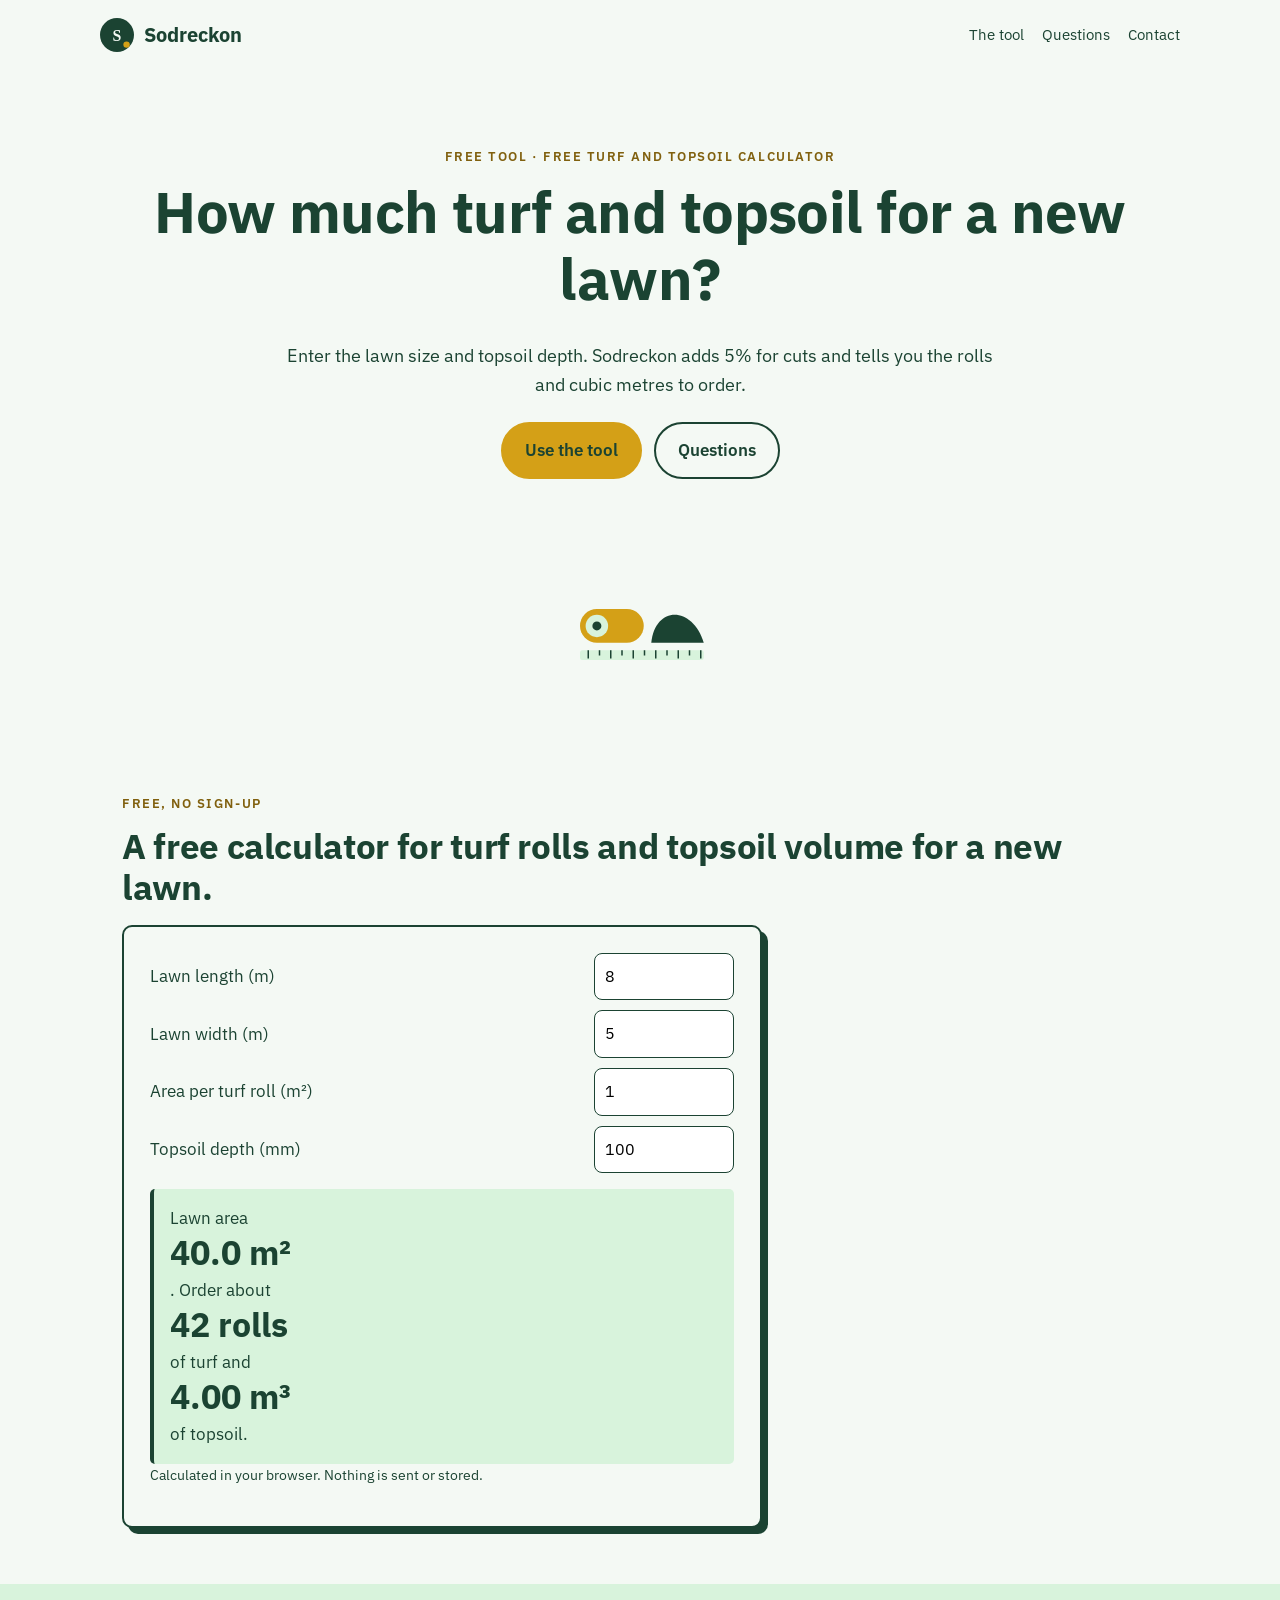
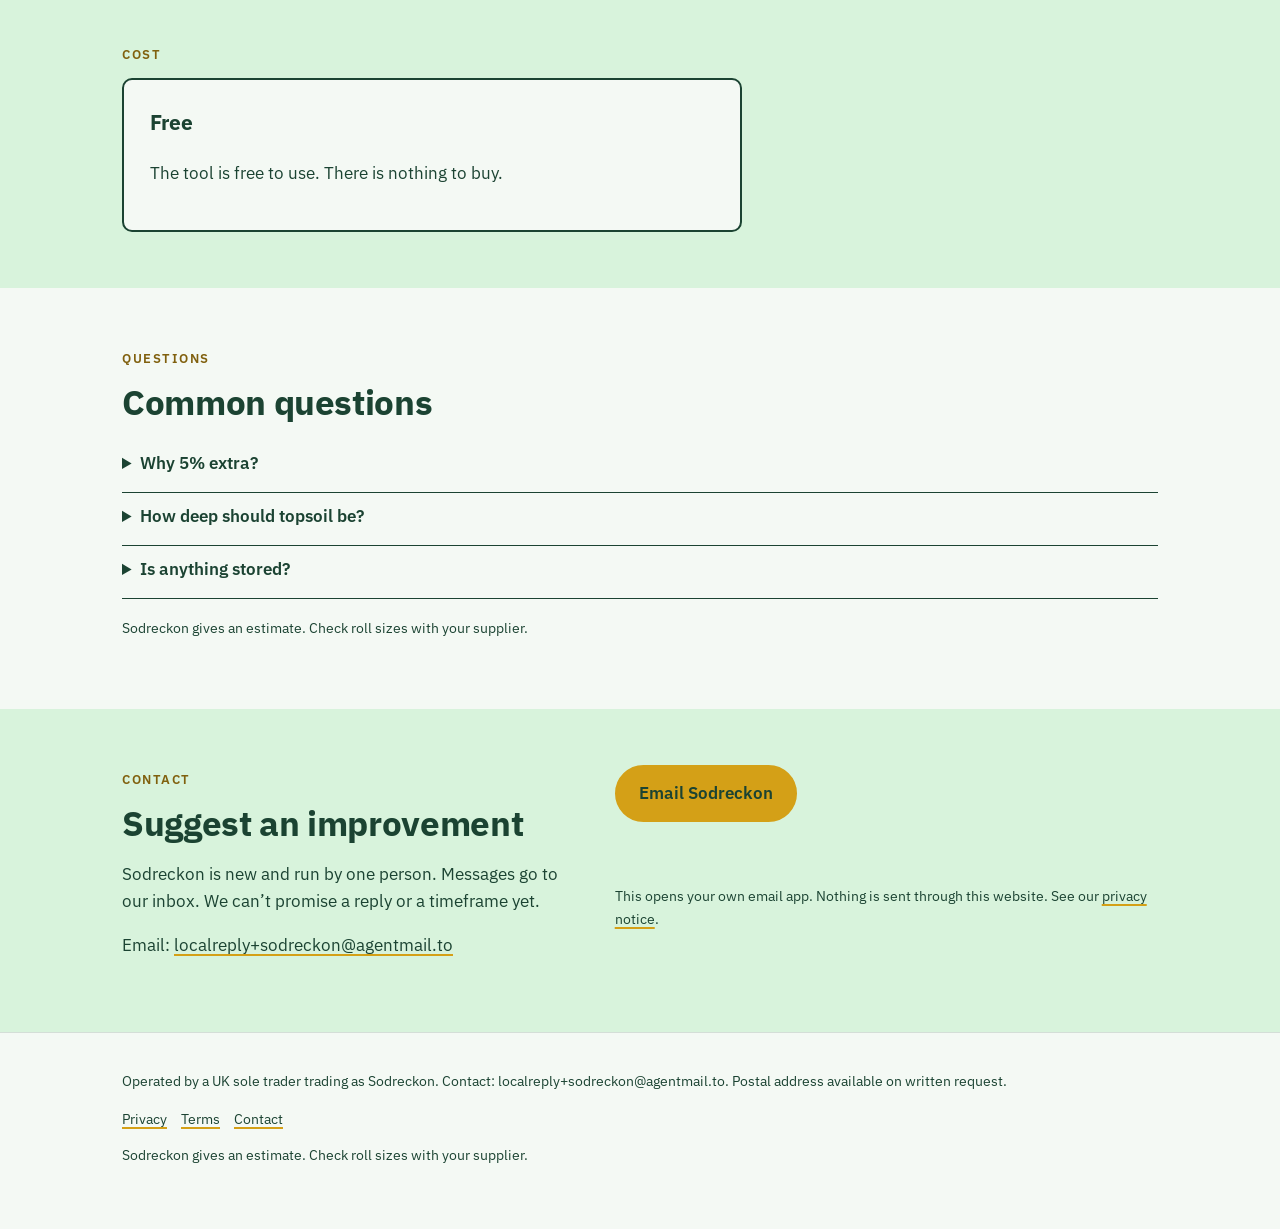
<file: index.html>
<!doctype html>
<html lang="en-GB">
<head>
<meta charset="utf-8">
<meta name="viewport" content="width=device-width, initial-scale=1">
<meta http-equiv="Content-Security-Policy" content="default-src 'self'; img-src 'self' data: https://localreplyloop.goatcounter.com; style-src 'self'; script-src 'self'; font-src 'self'; connect-src 'self'; form-action 'self'; base-uri 'self'; object-src 'none'">
<meta name="referrer" content="strict-origin-when-cross-origin">
<title>Sodreckon: How much turf and topsoil for a new lawn?</title>
<meta name="description" content="A free calculator for turf rolls and topsoil volume for a new lawn.">
<meta name="theme-color" content="#1B4332">
<meta property="og:type" content="website"><meta property="og:title" content="Sodreckon: How much turf and topsoil for a new lawn?"><meta property="og:description" content="A free calculator for turf rolls and topsoil volume for a new lawn.">
<meta property="og:image" content="https://evanturner557-del.github.io/sodreckon/assets/og.png"><meta property="og:image:width" content="1200"><meta property="og:image:height" content="630">
<meta property="og:image:alt" content="Sodreckon: How much turf and topsoil for a new lawn?"><meta property="og:site_name" content="Sodreckon"><meta property="og:locale" content="en_GB">
<meta property="og:url" content="https://evanturner557-del.github.io/sodreckon/"><meta name="twitter:card" content="summary_large_image">
<link rel="canonical" href="https://evanturner557-del.github.io/sodreckon/">
<link rel="icon" href="assets/favicon.svg" type="image/svg+xml">
<link rel="stylesheet" href="assets/site.css">
<script src="assets/config.js"></script>
<script src="assets/analytics.js" defer></script>
<script src="_shared/kit.js" defer></script><script src="assets/tool.js" defer></script>
</head>
<body>
<a class="skip" href="#main">Skip to content</a>
<header><div class="wrap top"><a class="brand" href="./"><svg viewBox="0 0 64 64" aria-hidden="true" width="34" height="34"><circle cx="32" cy="32" r="32" fill="#1B4332"/><text x="32" y="43" text-anchor="middle" font-family="Georgia, serif" font-weight="700" font-size="30" fill="#F4F9F4">S</text><circle cx="50" cy="50" r="6" fill="#D4A017"/></svg>Sodreckon</a><nav aria-label="Primary"><a href="#tool">The tool</a><a href="#faq">Questions</a><a href="#contact">Contact</a></nav></div></header>
<main id="main">
<section class="hero"><div class="wrap"><span class="eyebrow">Free tool · Free turf and topsoil calculator</span><h1>How much turf and topsoil for a new lawn?</h1><p class="lede">Enter the lawn size and topsoil depth. Sodreckon adds 5% for cuts and tells you the rolls and cubic metres to order.</p><div class="ctas"><a class="btn" href="#tool" data-cta="hero">Use the tool</a><a class="btn ghost" href="#faq" data-cta="hero-secondary">Questions</a></div><div class="art"><svg viewBox="0 0 400 400" aria-hidden="true" focusable="false" class="motif"><rect x="40" y="240" width="170" height="90" rx="45" fill="#D4A017"/><circle cx="85" cy="285" r="30" fill="#D8F3DC"/><circle cx="85" cy="285" r="12" fill="#1B4332"/><path d="M230 330 C 240 230 340 230 370 330z" fill="#1B4332"/><rect x="40" y="350" width="330" height="26" rx="6" fill="#D8F3DC"/><rect x="60" y="350" width="4" height="22" fill="#1B4332"/><rect x="90" y="350" width="4" height="14" fill="#1B4332"/><rect x="120" y="350" width="4" height="22" fill="#1B4332"/><rect x="150" y="350" width="4" height="14" fill="#1B4332"/><rect x="180" y="350" width="4" height="22" fill="#1B4332"/><rect x="210" y="350" width="4" height="14" fill="#1B4332"/><rect x="240" y="350" width="4" height="22" fill="#1B4332"/><rect x="270" y="350" width="4" height="14" fill="#1B4332"/><rect x="300" y="350" width="4" height="22" fill="#1B4332"/><rect x="330" y="350" width="4" height="14" fill="#1B4332"/><rect x="360" y="350" width="4" height="22" fill="#1B4332"/></svg></div></div></section>
<section id="tool"><div class="wrap"><span class="eyebrow">Free, no sign-up</span><h2>A free calculator for turf rolls and topsoil volume for a new lawn.</h2><form class="tool" id="calc" novalidate><div class="row"><label for="t-l">Lawn length (m)</label><input type="number" id="t-l" data-k="l" value="8" step="0.1" min="0" inputmode="decimal"></div><div class="row"><label for="t-w">Lawn width (m)</label><input type="number" id="t-w" data-k="w" value="5" step="0.1" min="0" inputmode="decimal"></div><div class="row"><label for="t-roll">Area per turf roll (m²)</label><input type="number" id="t-roll" data-k="roll" value="1" step="0.1" min="0" inputmode="decimal"></div><div class="row"><label for="t-depth">Topsoil depth (mm)</label><input type="number" id="t-depth" data-k="depth" value="100" step="5" min="0" inputmode="decimal"></div><div class="result" id="result" role="status" aria-live="polite"></div><p class="fine">Calculated in your browser. Nothing is sent or stored.</p></form></div></section>
<section class="tint" id="price"><div class="wrap"><span class="eyebrow">Cost</span><div class="pricebox"><p class="price">Free</p><p>The tool is free to use. There is nothing to buy.</p></div></div></section>
<section id="faq"><div class="wrap"><span class="eyebrow">Questions</span><h2>Common questions</h2><details><summary>Why 5% extra?</summary><p>For cutting around edges and curves.</p></details><details><summary>How deep should topsoil be?</summary><p>Ask your supplier; recommendations vary with your soil.</p></details><details><summary>Is anything stored?</summary><p>No. It runs in your browser.</p></details><p class="fine mt">Sodreckon gives an estimate. Check roll sizes with your supplier.</p></div></section>
<section class="tint" id="contact"><div class="wrap contact-grid"><div><span class="eyebrow">Contact</span><h2>Suggest an improvement</h2><p>Sodreckon is new and run by one person. Messages go to our inbox. We can’t promise a reply or a timeframe yet.</p><p>Email: <a href="mailto:localreply+sodreckon@agentmail.to">localreply+sodreckon@agentmail.to</a></p></div><div class="form contact-mail"><p><a class="btn" href="mailto:localreply+sodreckon@agentmail.to?subject=%5BSodreckon%5D%20Enquiry" data-cta="enquire">Email Sodreckon</a></p><p class="hint">This opens your own email app. Nothing is sent through this website. See our <a href="privacy.html">privacy notice</a>.</p></div></div></section>
</main><footer><div class="wrap"><p>Operated by a UK sole trader trading as Sodreckon. Contact: localreply+sodreckon@agentmail.to. Postal address available on written request.</p>
<p><a href="privacy.html">Privacy</a><a href="terms.html">Terms</a><a href="./#contact">Contact</a></p>
<p class="fine">Sodreckon gives an estimate. Check roll sizes with your supplier.</p></div></footer>
</body></html>
</file>
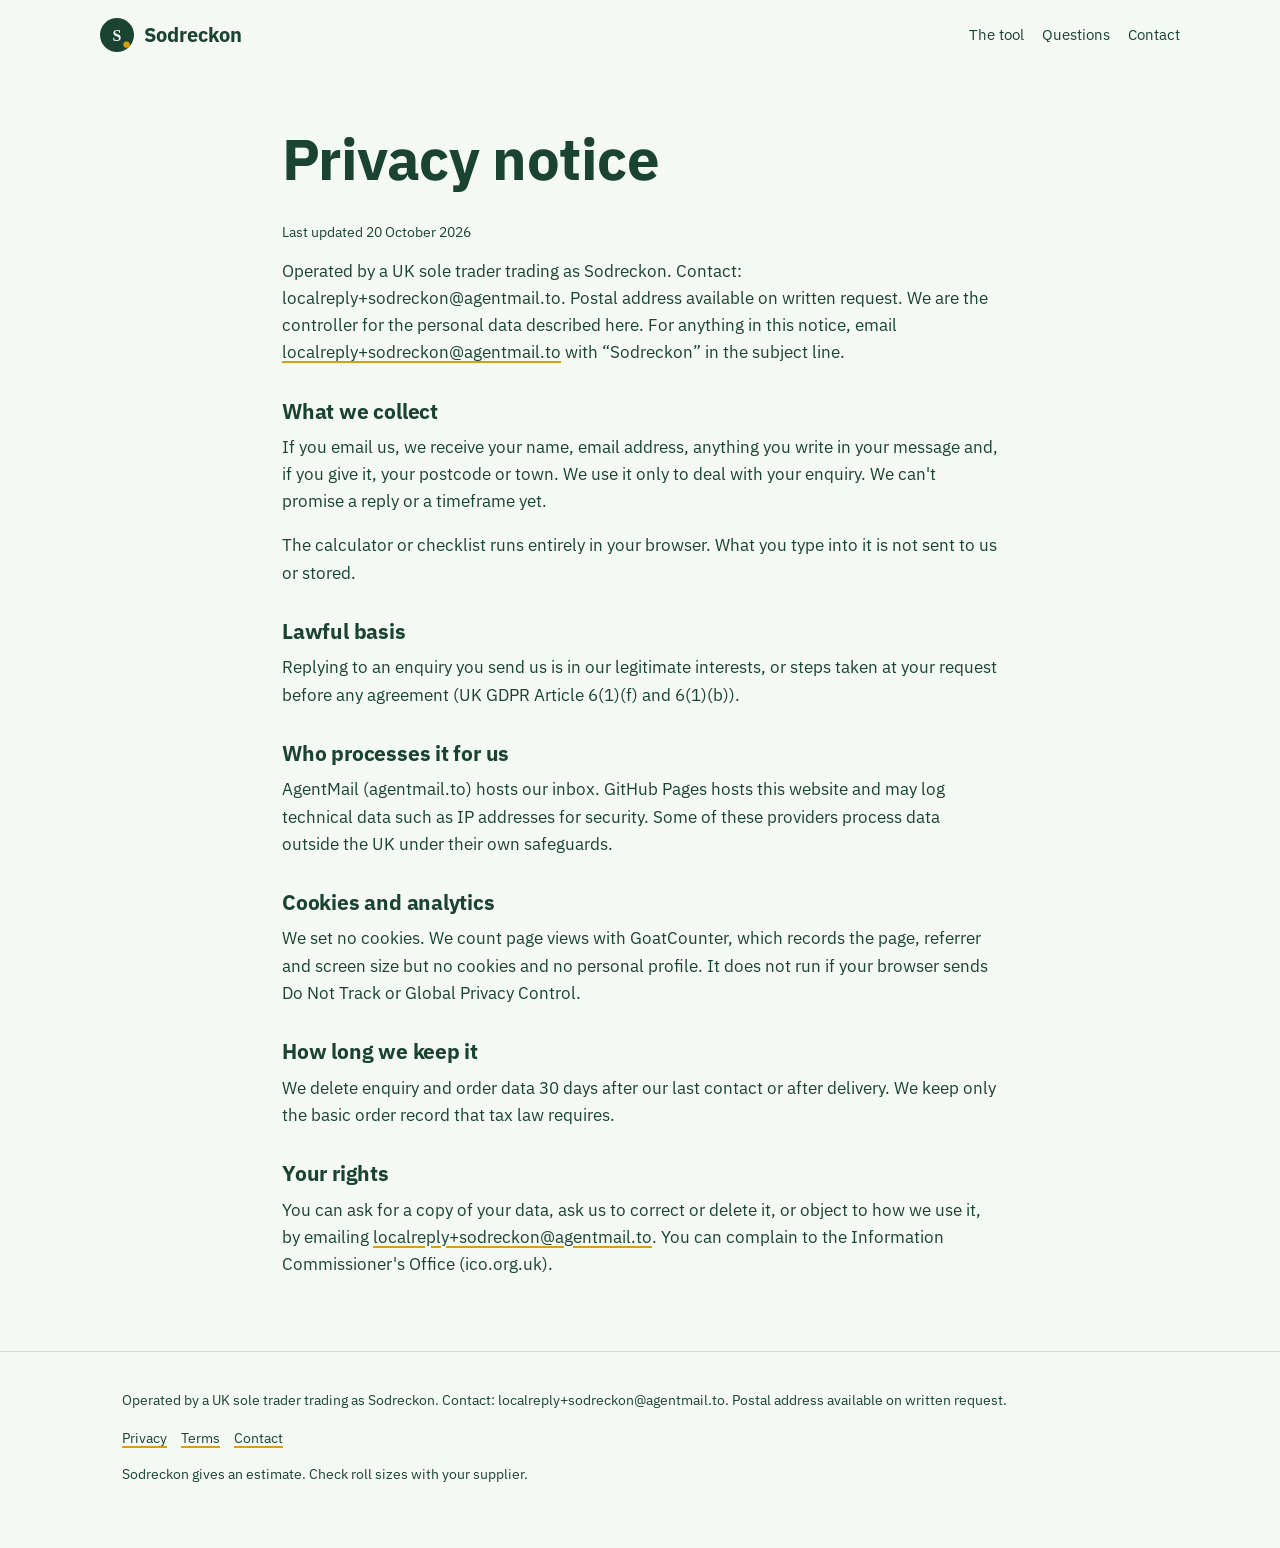
<file: privacy.html>
<!doctype html>
<html lang="en-GB">
<head>
<meta charset="utf-8">
<meta name="viewport" content="width=device-width, initial-scale=1">
<meta http-equiv="Content-Security-Policy" content="default-src 'self'; img-src 'self' data: https://localreplyloop.goatcounter.com; style-src 'self'; script-src 'self'; font-src 'self'; connect-src 'self'; form-action 'self'; base-uri 'self'; object-src 'none'">
<meta name="referrer" content="strict-origin-when-cross-origin">
<title>Privacy notice | Sodreckon</title>
<meta name="description" content="Privacy notice for Sodreckon.">
<meta name="theme-color" content="#1B4332">
<meta property="og:type" content="website"><meta property="og:title" content="Privacy notice | Sodreckon"><meta property="og:description" content="Privacy notice for Sodreckon.">
<meta property="og:image" content="https://evanturner557-del.github.io/sodreckon/assets/og.png"><meta property="og:image:width" content="1200"><meta property="og:image:height" content="630">
<meta property="og:image:alt" content="Sodreckon: How much turf and topsoil for a new lawn?"><meta property="og:site_name" content="Sodreckon"><meta property="og:locale" content="en_GB">
<meta property="og:url" content="https://evanturner557-del.github.io/sodreckon/privacy.html"><meta name="twitter:card" content="summary_large_image">
<link rel="canonical" href="https://evanturner557-del.github.io/sodreckon/privacy.html">
<link rel="icon" href="assets/favicon.svg" type="image/svg+xml">
<link rel="stylesheet" href="assets/site.css">
<script src="assets/config.js"></script>
<script src="assets/analytics.js" defer></script>
<script src="_shared/kit.js" defer></script>
</head>
<body>
<a class="skip" href="#main">Skip to content</a>
<header><div class="wrap top"><a class="brand" href="./"><svg viewBox="0 0 64 64" aria-hidden="true" width="34" height="34"><circle cx="32" cy="32" r="32" fill="#1B4332"/><text x="32" y="43" text-anchor="middle" font-family="Georgia, serif" font-weight="700" font-size="30" fill="#F4F9F4">S</text><circle cx="50" cy="50" r="6" fill="#D4A017"/></svg>Sodreckon</a><nav aria-label="Primary"><a href="#tool">The tool</a><a href="#faq">Questions</a><a href="#contact">Contact</a></nav></div></header><main id="main"><section><div class="wrap legal"><h1>Privacy notice</h1><p class="fine">Last updated 20 October 2026</p>
<p><span>Operated by a UK sole trader trading as Sodreckon. Contact: localreply+sodreckon@agentmail.to. Postal address available on written request.</span> We are the controller for the personal data described here. For anything in this notice, email <a href="mailto:localreply+sodreckon@agentmail.to">localreply+sodreckon@agentmail.to</a> with “Sodreckon” in the subject line.</p>
<h2>What we collect</h2><p>If you email us, we receive your name, email address, anything you write in your message and, if you give it, your postcode or town. We use it only to deal with your enquiry. We can&#x27;t promise a reply or a timeframe yet.</p><p>The calculator or checklist runs entirely in your browser. What you type into it is not sent to us or stored.</p>
<h2>Lawful basis</h2><p>Replying to an enquiry you send us is in our legitimate interests, or steps taken at your request before any agreement (UK GDPR Article 6(1)(f) and 6(1)(b)).</p>
<h2>Who processes it for us</h2><p>AgentMail (agentmail.to) hosts our inbox. GitHub Pages hosts this website and may log technical data such as IP addresses for security. Some of these providers process data outside the UK under their own safeguards.</p>
<h2>Cookies and analytics</h2><p>We set no cookies. We count page views with GoatCounter, which records the page, referrer and screen size but no cookies and no personal profile. It does not run if your browser sends Do Not Track or Global Privacy Control.</p>
<h2>How long we keep it</h2><p>We delete enquiry and order data 30 days after our last contact or after delivery. We keep only the basic order record that tax law requires.</p>
<h2>Your rights</h2><p>You can ask for a copy of your data, ask us to correct or delete it, or object to how we use it, by emailing <a href="mailto:localreply+sodreckon@agentmail.to">localreply+sodreckon@agentmail.to</a>. You can complain to the Information Commissioner's Office (ico.org.uk).</p></div></section></main><footer><div class="wrap"><p>Operated by a UK sole trader trading as Sodreckon. Contact: localreply+sodreckon@agentmail.to. Postal address available on written request.</p>
<p><a href="privacy.html">Privacy</a><a href="terms.html">Terms</a><a href="./#contact">Contact</a></p>
<p class="fine">Sodreckon gives an estimate. Check roll sizes with your supplier.</p></div></footer>
</body></html>
</file>
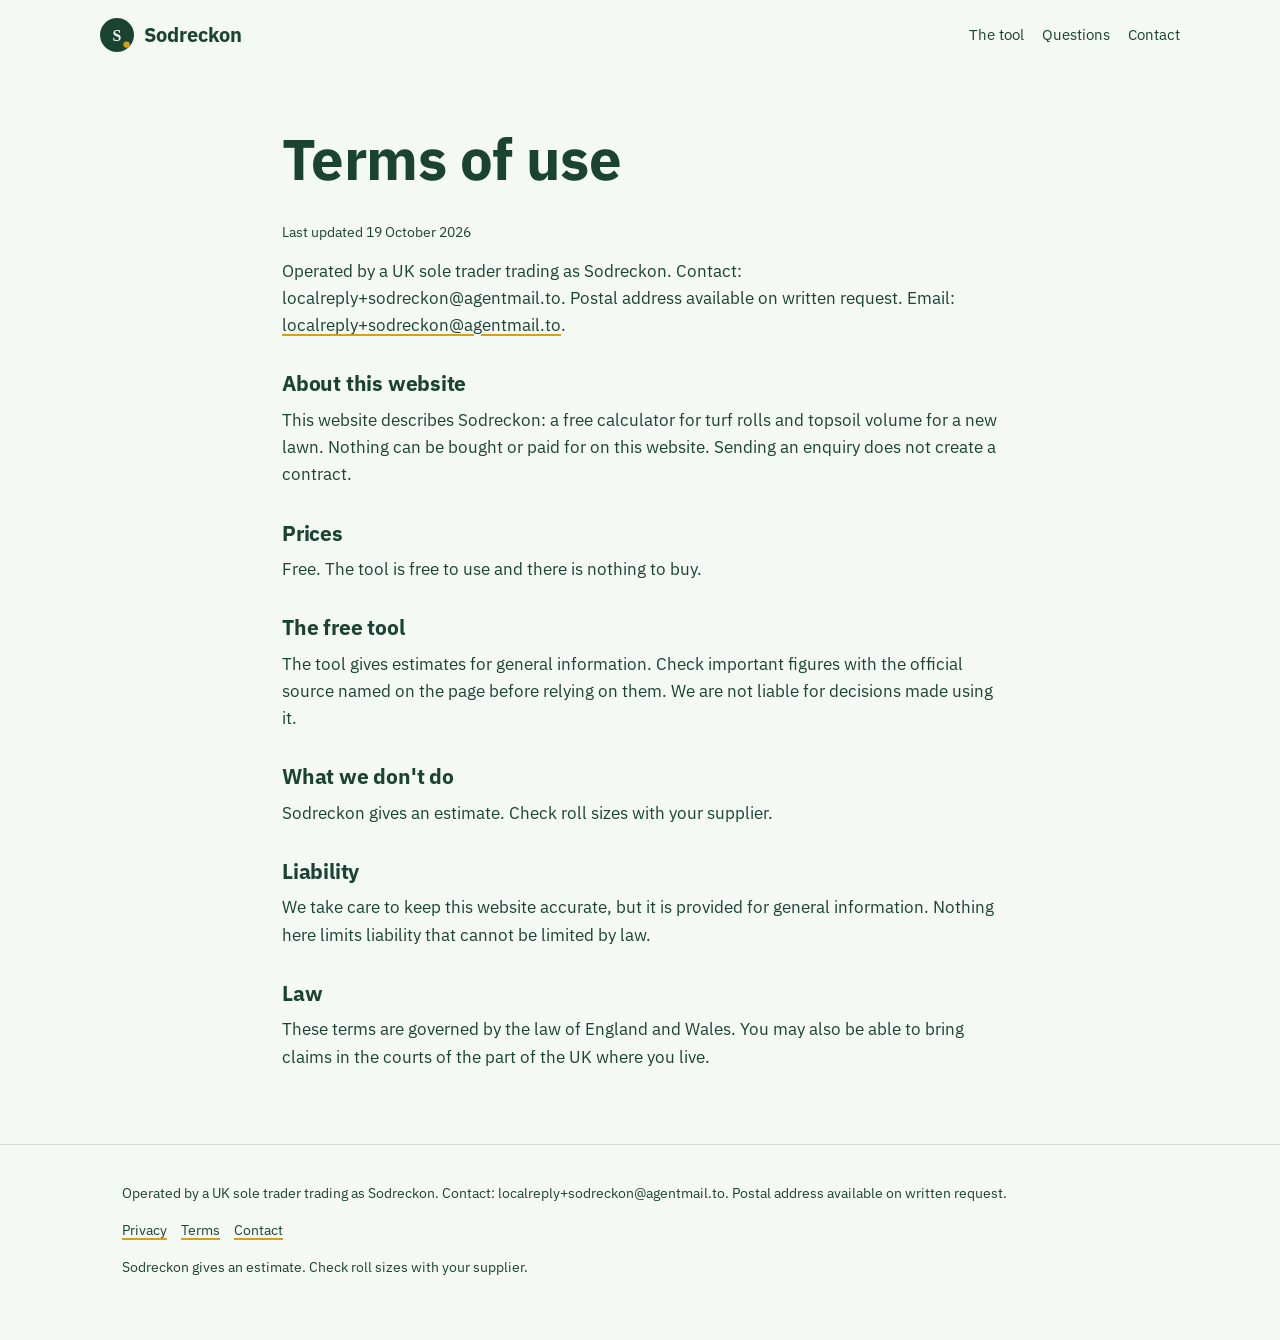
<file: terms.html>
<!doctype html>
<html lang="en-GB">
<head>
<meta charset="utf-8">
<meta name="viewport" content="width=device-width, initial-scale=1">
<meta http-equiv="Content-Security-Policy" content="default-src 'self'; img-src 'self' data: https://localreplyloop.goatcounter.com; style-src 'self'; script-src 'self'; font-src 'self'; connect-src 'self'; form-action 'self'; base-uri 'self'; object-src 'none'">
<meta name="referrer" content="strict-origin-when-cross-origin">
<title>Terms of use | Sodreckon</title>
<meta name="description" content="Terms of use for Sodreckon.">
<meta name="theme-color" content="#1B4332">
<meta property="og:type" content="website"><meta property="og:title" content="Terms of use | Sodreckon"><meta property="og:description" content="Terms of use for Sodreckon.">
<meta property="og:image" content="https://evanturner557-del.github.io/sodreckon/assets/og.png"><meta property="og:image:width" content="1200"><meta property="og:image:height" content="630">
<meta property="og:image:alt" content="Sodreckon: How much turf and topsoil for a new lawn?"><meta property="og:site_name" content="Sodreckon"><meta property="og:locale" content="en_GB">
<meta property="og:url" content="https://evanturner557-del.github.io/sodreckon/terms.html"><meta name="twitter:card" content="summary_large_image">
<link rel="canonical" href="https://evanturner557-del.github.io/sodreckon/terms.html">
<link rel="icon" href="assets/favicon.svg" type="image/svg+xml">
<link rel="stylesheet" href="assets/site.css">
<script src="assets/config.js"></script>
<script src="assets/analytics.js" defer></script>
<script src="_shared/kit.js" defer></script>
</head>
<body>
<a class="skip" href="#main">Skip to content</a>
<header><div class="wrap top"><a class="brand" href="./"><svg viewBox="0 0 64 64" aria-hidden="true" width="34" height="34"><circle cx="32" cy="32" r="32" fill="#1B4332"/><text x="32" y="43" text-anchor="middle" font-family="Georgia, serif" font-weight="700" font-size="30" fill="#F4F9F4">S</text><circle cx="50" cy="50" r="6" fill="#D4A017"/></svg>Sodreckon</a><nav aria-label="Primary"><a href="#tool">The tool</a><a href="#faq">Questions</a><a href="#contact">Contact</a></nav></div></header><main id="main"><section><div class="wrap legal"><h1>Terms of use</h1><p class="fine">Last updated 19 October 2026</p>
<p><span>Operated by a UK sole trader trading as Sodreckon. Contact: localreply+sodreckon@agentmail.to. Postal address available on written request.</span> Email: <a href="mailto:localreply+sodreckon@agentmail.to">localreply+sodreckon@agentmail.to</a>.</p>
<h2>About this website</h2><p>This website describes Sodreckon: a free calculator for turf rolls and topsoil volume for a new lawn. Nothing can be bought or paid for on this website. Sending an enquiry does not create a contract.</p>
<h2>Prices</h2><p>Free. The tool is free to use and there is nothing to buy.</p><h2>The free tool</h2><p>The tool gives estimates for general information. Check important figures with the official source named on the page before relying on them. We are not liable for decisions made using it.</p>
<h2>What we don't do</h2><p>Sodreckon gives an estimate. Check roll sizes with your supplier.</p>
<h2>Liability</h2><p>We take care to keep this website accurate, but it is provided for general information. Nothing here limits liability that cannot be limited by law.</p>
<h2>Law</h2><p>These terms are governed by the law of England and Wales. You may also be able to bring claims in the courts of the part of the UK where you live.</p></div></section></main><footer><div class="wrap"><p>Operated by a UK sole trader trading as Sodreckon. Contact: localreply+sodreckon@agentmail.to. Postal address available on written request.</p>
<p><a href="privacy.html">Privacy</a><a href="terms.html">Terms</a><a href="./#contact">Contact</a></p>
<p class="fine">Sodreckon gives an estimate. Check roll sizes with your supplier.</p></div></footer>
</body></html>
</file>
<file: assets/site.css>
@font-face{font-family:'IBM Plex Sans';font-weight:700;font-style:normal;font-display:swap;src:url(fonts/ibm-plex-sans-latin-700-normal.woff2) format('woff2')}
@font-face{font-family:'IBM Plex Sans';font-weight:400;font-style:normal;font-display:swap;src:url(fonts/ibm-plex-sans-latin-400-normal.woff2) format('woff2')}
@font-face{font-family:'IBM Plex Sans';font-weight:600;font-style:normal;font-display:swap;src:url(fonts/ibm-plex-sans-latin-600-normal.woff2) format('woff2')}
:root{--ink:#1B4332;--paper:#F4F9F4;--acc:#D4A017;--acc-text:#80600E;--on-acc:#1B4332;--acc-btn:#D4A017;--soft:#D8F3DC;--on-ink:#F4F9F4;--r:10px;--br:999px;--head:'IBM Plex Sans', system-ui, sans-serif;--body:'IBM Plex Sans', system-ui, sans-serif}
*,*::before,*::after{box-sizing:border-box}html{scroll-behavior:smooth}@media (prefers-reduced-motion:reduce){html{scroll-behavior:auto}*{transition:none!important}}
body{margin:0;font-family:var(--body);color:var(--ink);background:var(--paper);line-height:1.6;font-size:17px;-webkit-font-smoothing:antialiased}
h1,h2,h3{font-family:var(--head);line-height:1.15;margin:0 0 .5em;letter-spacing:-.01em}h1{font-size:clamp(2.1rem,5vw,3.6rem)}h2{font-size:clamp(1.5rem,3vw,2.2rem)}h3{font-size:1.15rem}
p{margin:0 0 1em}a{color:var(--ink);text-decoration-color:var(--acc);text-underline-offset:3px;text-decoration-thickness:2px}
.wrap{max-width:1080px;margin:0 auto;padding:0 22px}.skip{position:absolute;left:-999px}.skip:focus{left:12px;top:12px;background:var(--ink);color:var(--on-ink);padding:8px 12px;z-index:9}
:focus-visible{outline:3px solid var(--acc);outline-offset:2px}
.top{display:flex;align-items:center;justify-content:space-between;padding:18px 0;gap:16px}.brand{display:flex;align-items:center;gap:10px;font-family:var(--head);font-weight:700;font-size:1.25rem;text-decoration:none}
.top nav a{margin-left:18px;font-size:.95rem;text-decoration:none}.top nav a:hover{text-decoration:underline}
.btn{display:inline-block;background:var(--acc-btn);color:var(--on-acc);padding:13px 22px;border-radius:var(--br);font-weight:600;text-decoration:none;border:2px solid var(--acc-btn);cursor:pointer;font:inherit;font-weight:600}
.btn:hover{filter:none;box-shadow:inset 0 0 0 2px currentColor}.btn.ghost{background:transparent;color:var(--ink);border-color:var(--ink)}
.eyebrow{display:inline-block;font-size:.8rem;letter-spacing:.12em;text-transform:uppercase;font-weight:600;color:var(--acc-text);margin-bottom:12px}
.hero{padding:48px 0 64px}.hero .lede{font-size:1.15rem;max-width:40em}.ctas{display:flex;gap:12px;flex-wrap:wrap;margin-top:22px}
.motif{width:100%;height:auto;max-width:420px;display:block}.art{margin:0}
.draft{display:inline-block;background:var(--soft);border:1px dashed var(--ink);padding:3px 10px;border-radius:999px;font-size:.82rem;font-weight:600;margin-bottom:14px}
section{padding:56px 0}.tint{background:var(--soft)}
.steps{display:grid;grid-template-columns:repeat(auto-fit,minmax(220px,1fr));gap:22px;counter-reset:s}
.step{padding:22px;border-radius:var(--r);background:var(--paper);border:1px solid color-mix(in srgb,var(--ink) 14%,transparent)}
.step::before{counter-increment:s;content:"0" counter(s);font-family:var(--head);font-weight:700;color:var(--acc-text);display:block;font-size:1.4rem;margin-bottom:6px}
.points{display:grid;grid-template-columns:repeat(auto-fit,minmax(240px,1fr));gap:26px}.point h3{border-top:4px solid var(--acc);padding-top:12px}
.price{font-family:var(--head);font-size:1.3rem;font-weight:700}.pricebox{border:2px solid var(--ink);border-radius:var(--r);padding:26px;max-width:620px;background:var(--paper)}
details{border-bottom:1px solid color-mix(in srgb,var(--ink) 18%,transparent);padding:14px 0}summary{cursor:pointer;font-weight:600}details p{margin-top:10px}
.form{display:grid;gap:14px;max-width:620px}.form label{font-weight:600;font-size:.95rem;display:block;margin-bottom:4px}
.form input,.form textarea,.form select{width:100%;padding:12px;border:1.5px solid color-mix(in srgb,var(--ink) 40%,transparent);border-radius:calc(var(--r)/2);font:inherit;background:#fff;color:#111}
.form textarea{min-height:120px}.hint,.fine{font-size:.88rem}.form-status{font-weight:600}
.contact-grid{display:grid;grid-template-columns:1fr 1.2fr;gap:40px}@media(max-width:800px){.contact-grid{grid-template-columns:1fr}.top nav a:not([href="#contact"]){display:none}.top nav a{margin-left:0;padding:10px 0;font-weight:600}}
footer{padding:36px 0 48px;font-size:.9rem;border-top:1px solid color-mix(in srgb,var(--ink) 15%,transparent)}footer a{margin-right:14px}
.tool{background:var(--paper);border:2px solid var(--ink);border-radius:var(--r);padding:26px;max-width:640px}.tool .row{display:grid;grid-template-columns:1fr 140px;gap:12px;align-items:center;margin-bottom:10px}
.tool input[type=number]{padding:10px;border:1.5px solid var(--ink);border-radius:8px;font:inherit;width:100%}.result{margin-top:16px;padding:16px;background:var(--soft);border-radius:calc(var(--r)/2);min-height:3em}
.check h3{margin-top:18px}.check label{display:flex;gap:10px;align-items:flex-start;padding:6px 0}.check input{width:20px;height:20px;accent-color:var(--acc)}
.legal{max-width:760px}.legal h2{font-size:1.3rem;margin-top:1.6em}
.hero{text-align:center;padding-top:72px}.hero .lede{margin:0 auto}.hero .ctas{justify-content:center}.hero .art{max-width:520px;margin:40px auto 0}.hero .art svg{max-width:none;height:150px;width:100%;border-radius:var(--r)}
/* polish 2026-11-08 */
.mt{margin-top:18px}
.tool{box-shadow:6px 6px 0 var(--ink)}
.tool input[type=number],.tool input,.tool select{font-size:16px;min-height:44px}
.tool input:focus-visible,.tool select:focus-visible{outline:3px solid var(--ink);outline-offset:2px}
.result{border-left:4px solid var(--ink)}
.result strong{display:block;font-family:var(--head);font-size:clamp(1.6rem,6vw,2.1rem);line-height:1.15;margin:2px 0 4px}
details{border-bottom:1px solid currentColor;padding:10px 0}details summary{cursor:pointer;min-height:32px}
@media(max-width:420px){.tool{padding:18px}.tool .row{grid-template-columns:1fr}}
</file>
